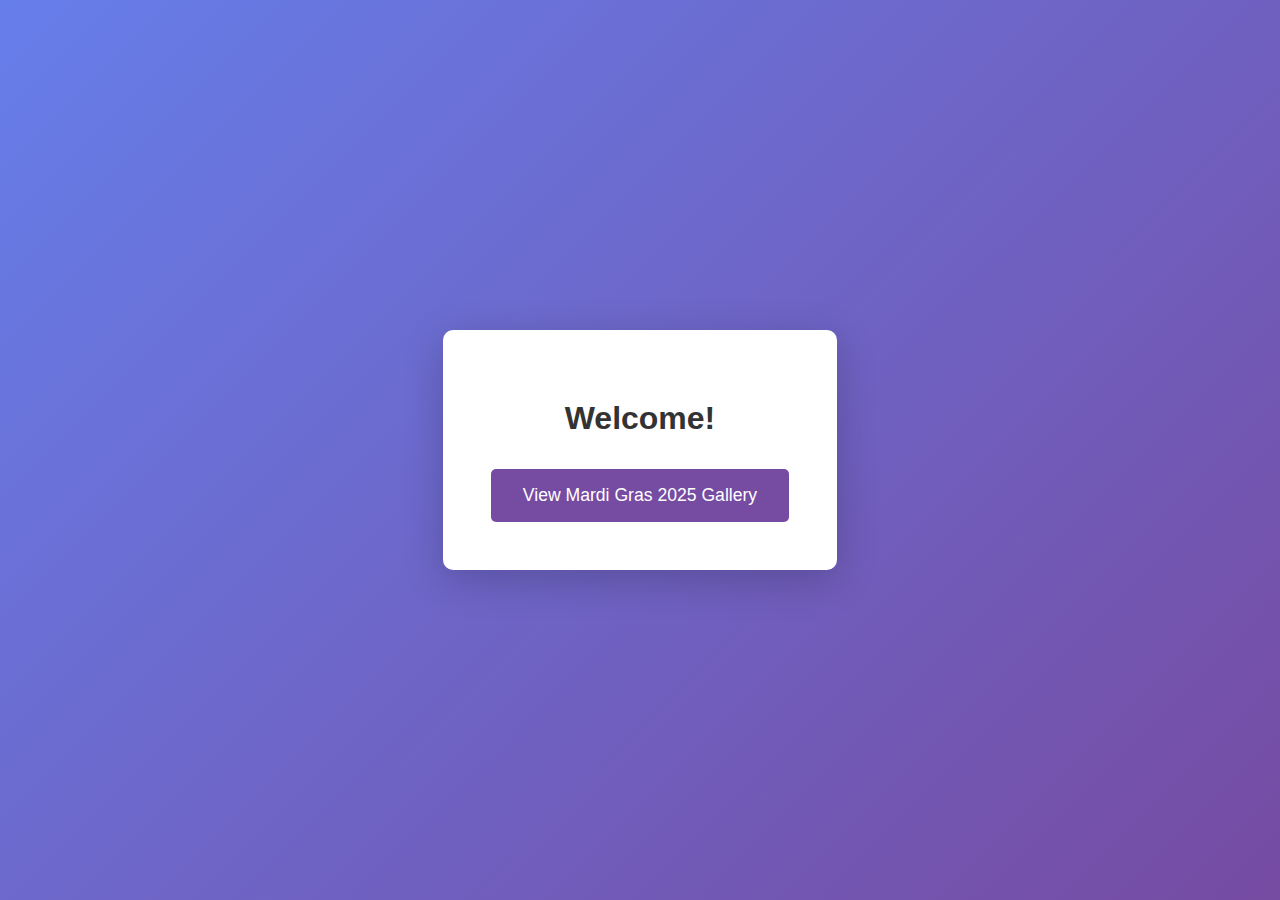
<file: index.html>
<!DOCTYPE html>
<html lang="en">
<head>
    <meta charset="UTF-8">
    <meta name="viewport" content="width=device-width, initial-scale=1.0">
    <title>Welcome</title>
    <style>
        body {
            font-family: Arial, sans-serif;
            display: flex;
            justify-content: center;
            align-items: center;
            min-height: 100vh;
            margin: 0;
            background: linear-gradient(135deg, #667eea 0%, #764ba2 100%);
        }
        .container {
            text-align: center;
            background: white;
            padding: 3rem;
            border-radius: 10px;
            box-shadow: 0 10px 40px rgba(0,0,0,0.2);
        }
        h1 {
            color: #333;
            margin-bottom: 2rem;
        }
        a {
            display: inline-block;
            padding: 1rem 2rem;
            background: #764ba2;
            color: white;
            text-decoration: none;
            border-radius: 5px;
            font-size: 1.1rem;
            transition: background 0.3s ease;
        }
        a:hover {
            background: #667eea;
        }
    </style>
</head>
<body>
    <div class="container">
        <h1>Welcome!</h1>
        <a href="mardi-gras-2025/index.html">View Mardi Gras 2025 Gallery</a>
    </div>
</body>
</html>
</file>
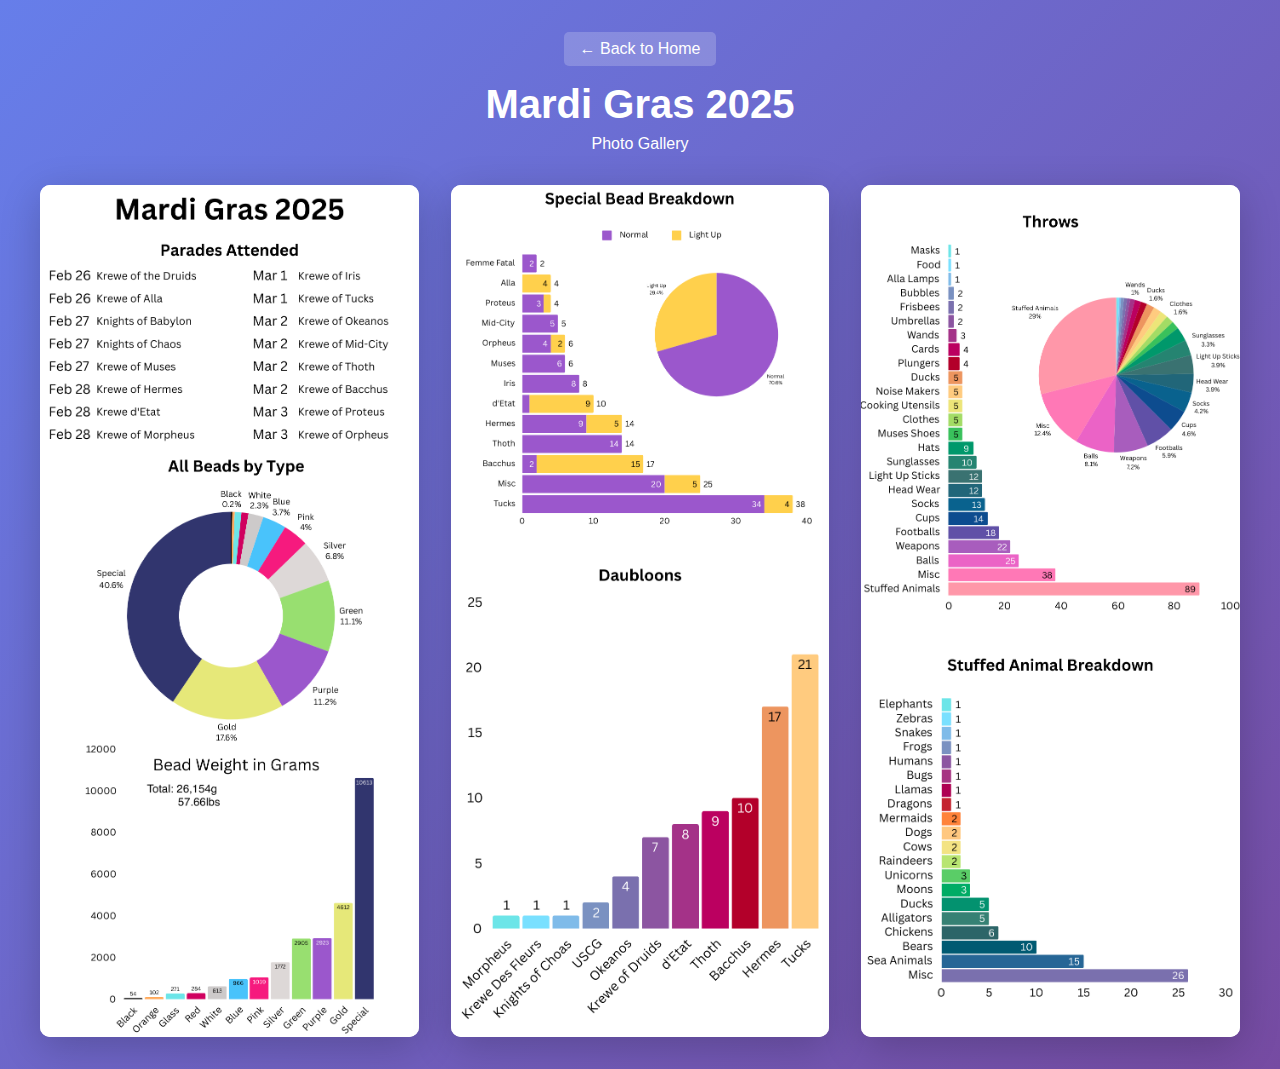
<file: mardi-gras-2025/index.html>
<!DOCTYPE html>
<html lang="en">
<head>
    <meta charset="UTF-8">
    <meta name="viewport" content="width=device-width, initial-scale=1.0">
    <title>Mardi Gras 2025 Gallery</title>
    <style>
        * {
            margin: 0;
            padding: 0;
            box-sizing: border-box;
        }
        body {
            font-family: Arial, sans-serif;
            background: linear-gradient(135deg, #667eea 0%, #764ba2 100%);
            min-height: 100vh;
            padding: 2rem;
        }
        .header {
            text-align: center;
            color: white;
            margin-bottom: 2rem;
        }
        .header h1 {
            font-size: 2.5rem;
            margin-bottom: 0.5rem;
        }
        .back-link {
            display: inline-block;
            color: white;
            text-decoration: none;
            margin-bottom: 1rem;
            padding: 0.5rem 1rem;
            background: rgba(255,255,255,0.2);
            border-radius: 5px;
            transition: background 0.3s ease;
        }
        .back-link:hover {
            background: rgba(255,255,255,0.3);
        }
        .gallery {
            display: grid;
            grid-template-columns: repeat(auto-fit, minmax(300px, 1fr));
            gap: 2rem;
            max-width: 1200px;
            margin: 0 auto;
        }
        .gallery-item {
            background: white;
            border-radius: 10px;
            overflow: hidden;
            box-shadow: 0 10px 40px rgba(0,0,0,0.2);
            transition: transform 0.3s ease;
        }
        .gallery-item:hover {
            transform: translateY(-5px);
        }
        .gallery-item img {
            width: 100%;
            height: auto;
            display: block;
        }
    </style>
</head>
<body>
    <div class="header">
        <a href="../index.html" class="back-link">&larr; Back to Home</a>
        <h1>Mardi Gras 2025</h1>
        <p>Photo Gallery</p>
    </div>
    <div class="gallery">
        <div class="gallery-item">
            <img src="imgs/1.png" alt="Mardi Gras Photo 1">
        </div>
        <div class="gallery-item">
            <img src="imgs/2.png" alt="Mardi Gras Photo 2">
        </div>
        <div class="gallery-item">
            <img src="imgs/3.png" alt="Mardi Gras Photo 3">
        </div>
    </div>
</body>
</html>
</file>
